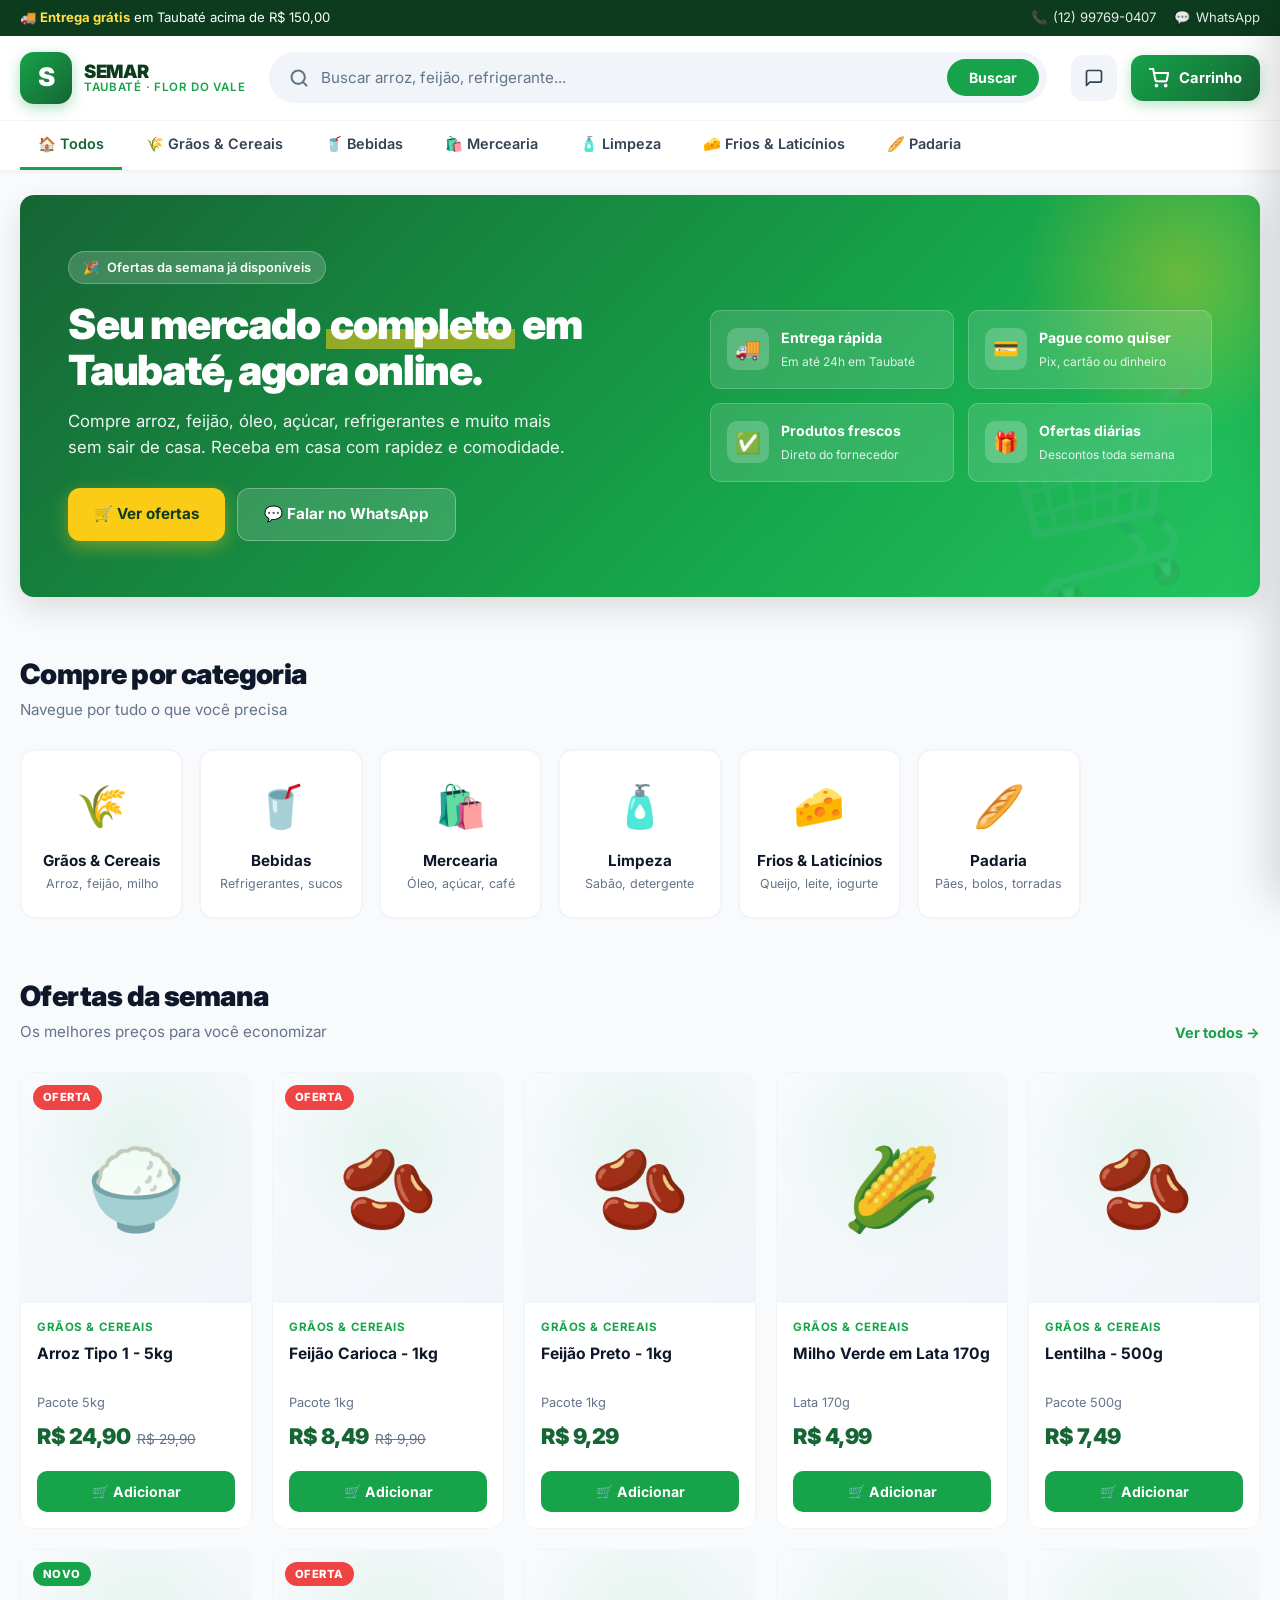
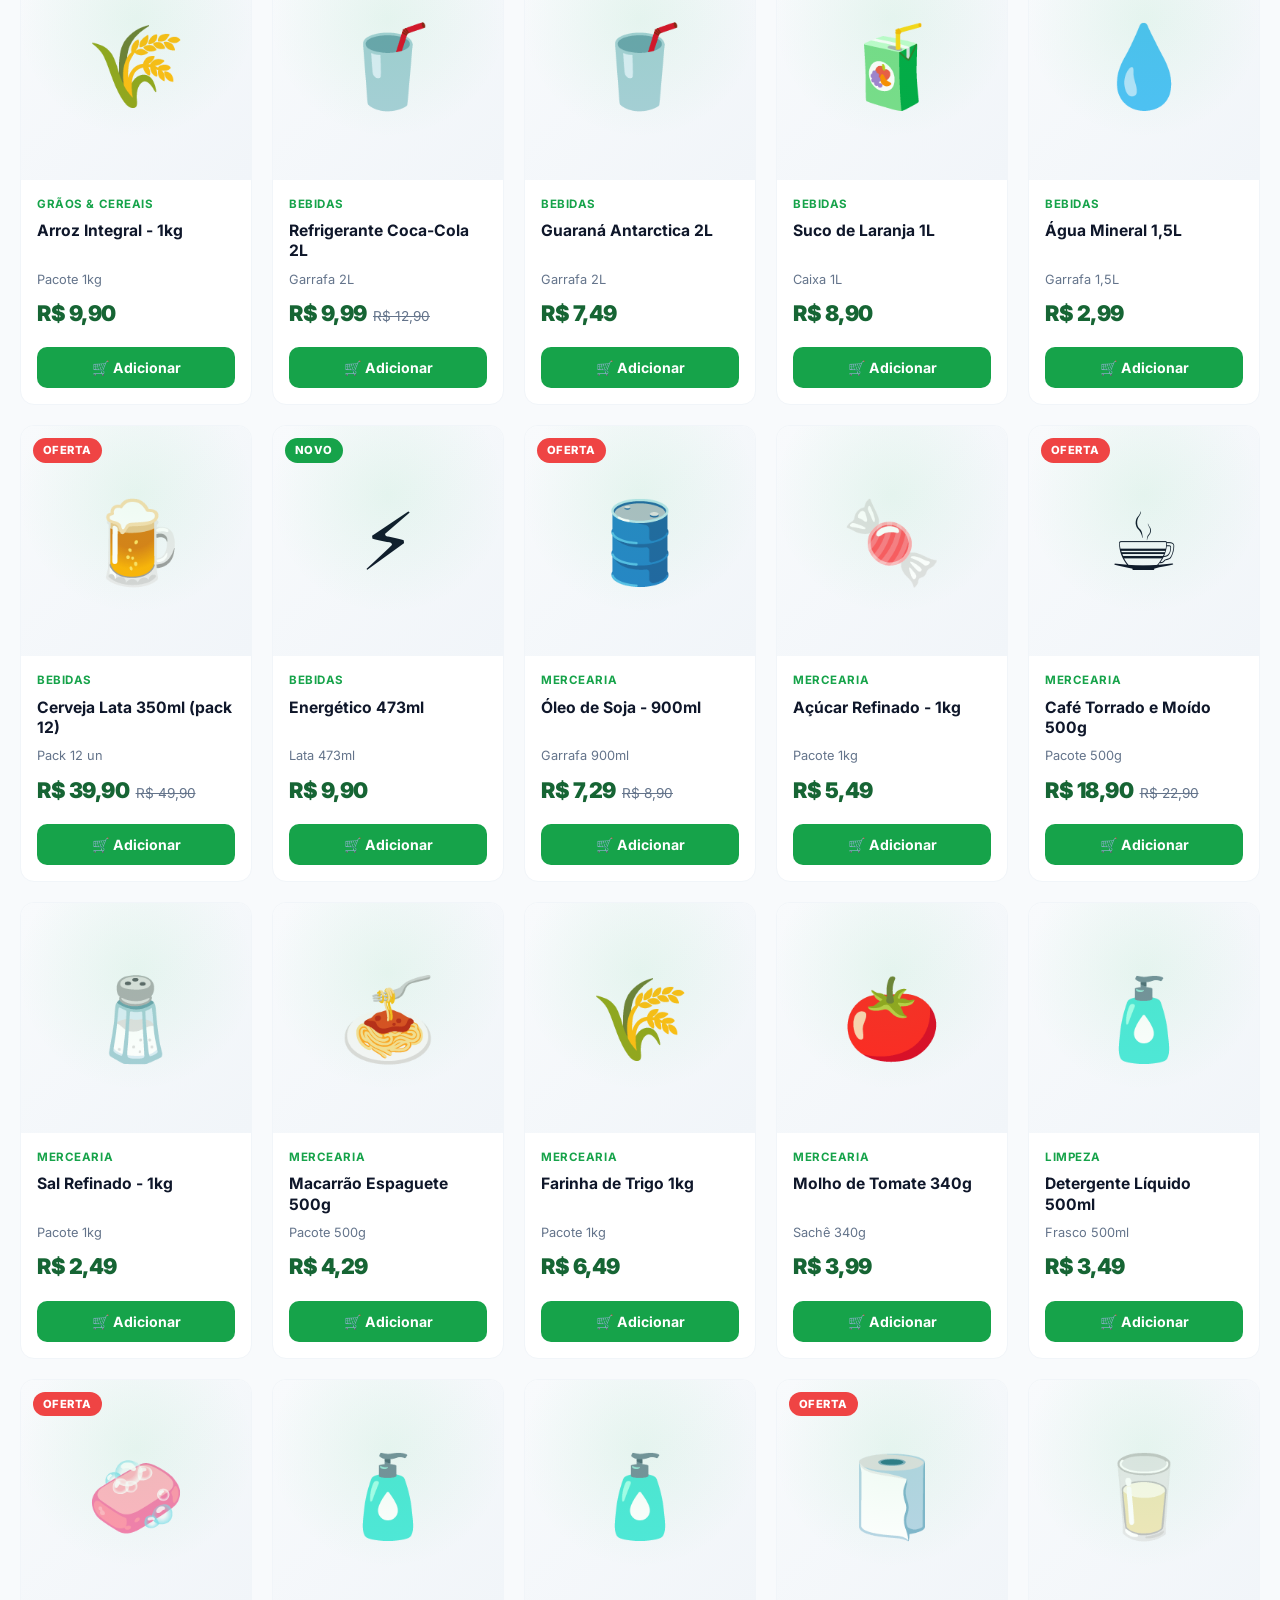
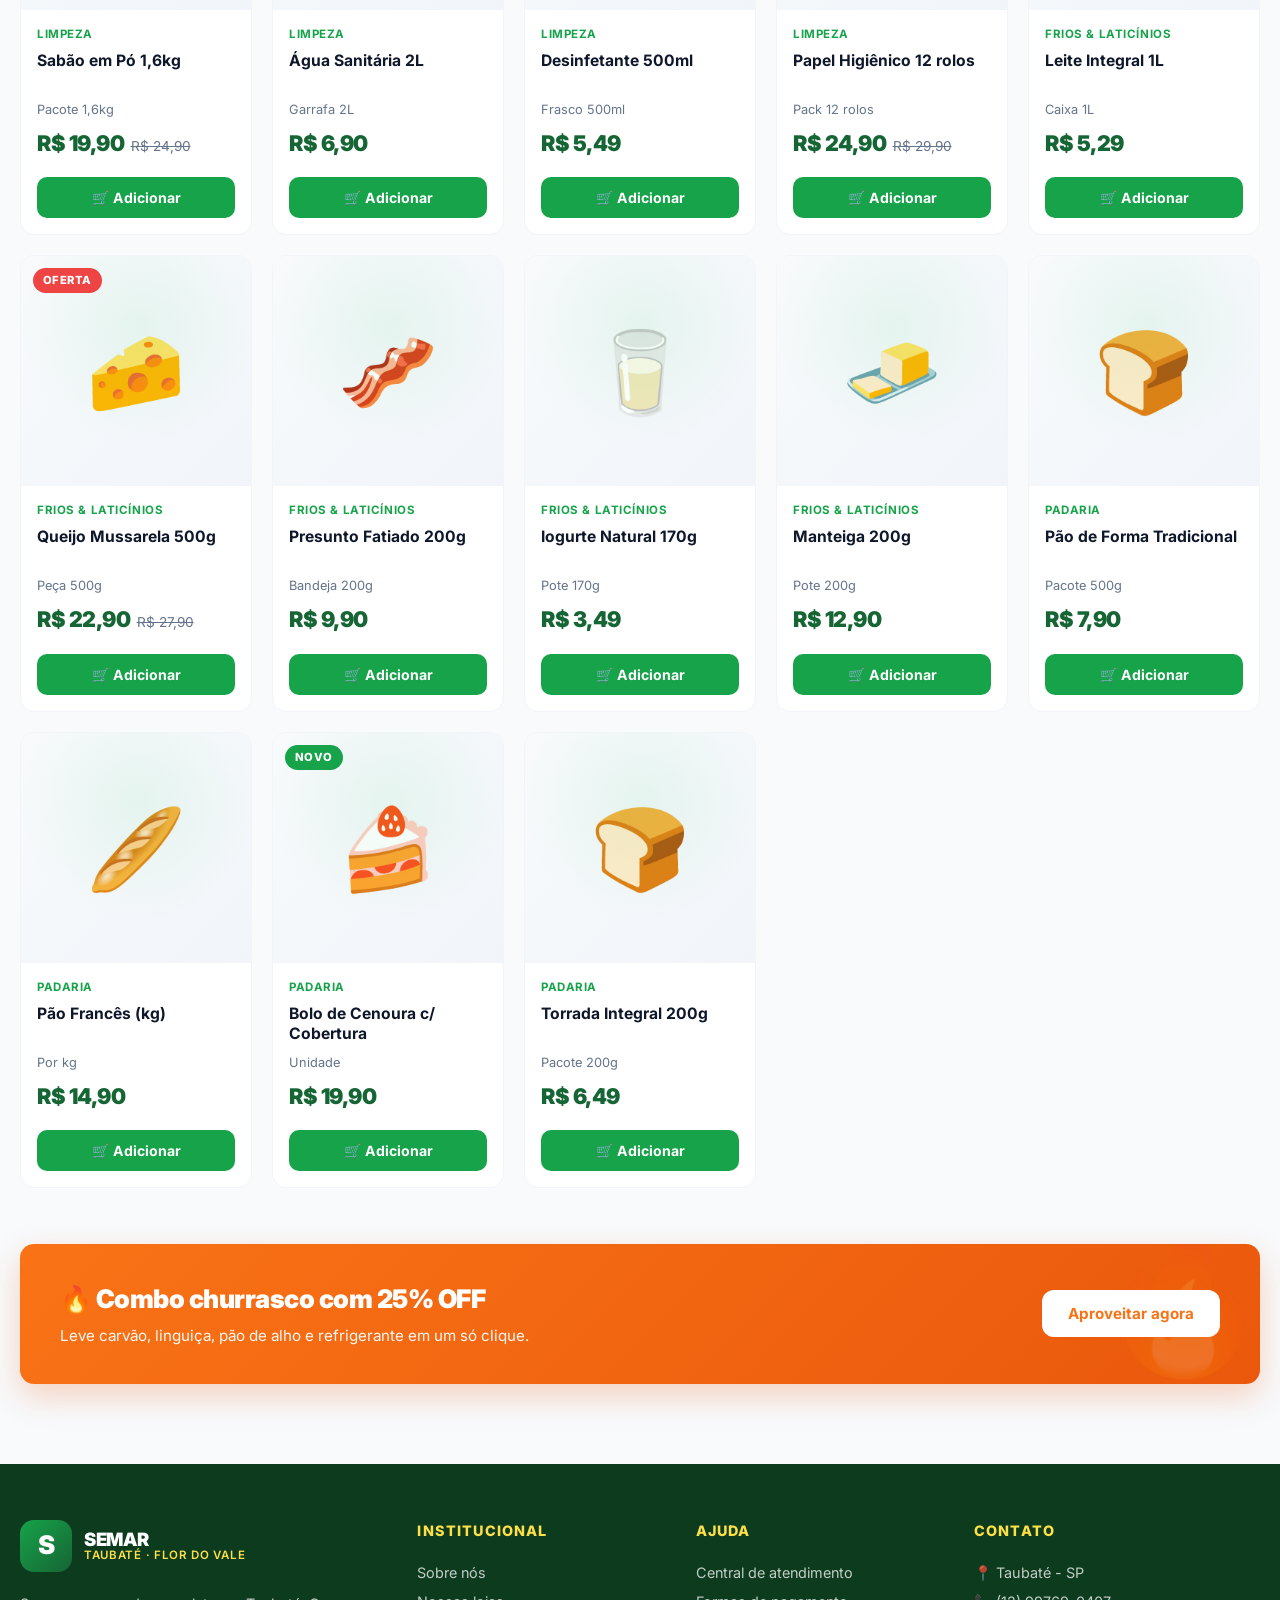
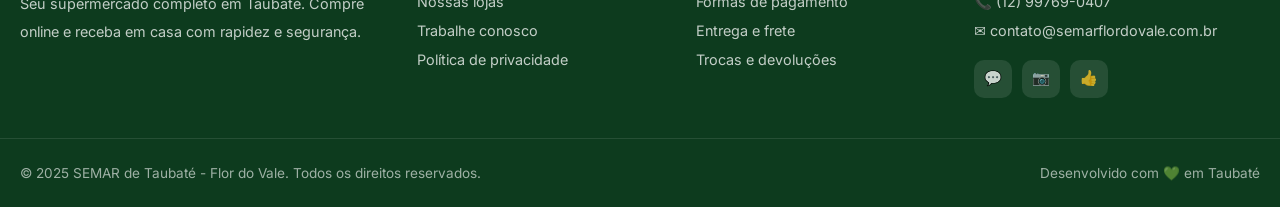
<file: index.html>
<!DOCTYPE html>
<html lang="pt-br">
<head>
<meta charset="UTF-8">
<meta name="viewport" content="width=device-width, initial-scale=1.0">
<title>SEMAR de Taubaté - Flor do Vale | Supermercado Online</title>
<meta name="description" content="Supermercado SEMAR de Taubaté - Flor do Vale. Compre online: arroz, feijão, óleo, açúcar, refrigerantes e muito mais. Entrega rápida em Taubaté.">
<link rel="preconnect" href="https://fonts.googleapis.com">
<link rel="preconnect" href="https://fonts.gstatic.com" crossorigin>
<link href="https://fonts.googleapis.com/css2?family=Inter:wght@400;500;600;700;800;900&display=swap" rel="stylesheet">
<style>
  :root{
    --green-900:#0d3b1e;
    --green-700:#166534;
    --green-600:#16a34a;
    --green-500:#22c55e;
    --green-100:#dcfce7;
    --yellow-500:#facc15;
    --yellow-400:#fde047;
    --orange-500:#f97316;
    --red-500:#ef4444;
    --gray-900:#0f172a;
    --gray-700:#334155;
    --gray-500:#64748b;
    --gray-300:#cbd5e1;
    --gray-100:#f1f5f9;
    --gray-50:#f8fafc;
    --white:#ffffff;
    --shadow-sm:0 1px 3px rgba(0,0,0,.06);
    --shadow-md:0 4px 16px rgba(0,0,0,.08);
    --shadow-lg:0 12px 32px rgba(0,0,0,.12);
    --radius:14px;
    --radius-sm:10px;
  }
  *{margin:0;padding:0;box-sizing:border-box}
  html{scroll-behavior:smooth}
  body{
    font-family:'Inter',system-ui,-apple-system,sans-serif;
    background:var(--gray-50);
    color:var(--gray-900);
    line-height:1.5;
    -webkit-font-smoothing:antialiased;
  }
  img{max-width:100%;display:block}
  a{color:inherit;text-decoration:none}
  button{font-family:inherit;cursor:pointer;border:none;background:none}
  input{font-family:inherit}

  /* ===== TOP BAR ===== */
  .topbar{
    background:var(--green-900);
    color:#fff;
    font-size:.82rem;
    padding:8px 0;
  }
  .topbar-inner{
    max-width:1280px;margin:0 auto;padding:0 20px;
    display:flex;justify-content:space-between;align-items:center;gap:12px;flex-wrap:wrap;
  }
  .topbar strong{color:var(--yellow-400)}
  .topbar-right{display:flex;gap:18px;align-items:center}
  .topbar-right a{display:flex;align-items:center;gap:6px;opacity:.9;transition:.2s}
  .topbar-right a:hover{opacity:1;color:var(--yellow-400)}

  /* ===== HEADER ===== */
  header{
    background:#fff;
    position:sticky;top:0;z-index:900;
    box-shadow:var(--shadow-sm);
    border-bottom:1px solid var(--gray-100);
  }
  .header-main{
    max-width:1280px;margin:0 auto;padding:16px 20px;
    display:grid;
    grid-template-columns:auto 1fr auto;
    gap:24px;align-items:center;
  }
  .logo{display:flex;align-items:center;gap:12px;flex-shrink:0}
  .logo-mark{
    width:52px;height:52px;border-radius:14px;
    background:linear-gradient(135deg,var(--green-600),var(--green-700));
    display:flex;align-items:center;justify-content:center;
    font-size:1.6rem;color:#fff;font-weight:900;
    box-shadow:0 4px 14px rgba(22,163,74,.35);
  }
  .logo-text{display:flex;flex-direction:column;line-height:1.1}
  .logo-text strong{font-size:1.15rem;font-weight:900;color:var(--green-900);letter-spacing:-.02em}
  .logo-text span{font-size:.72rem;color:var(--green-600);font-weight:600;letter-spacing:.06em;text-transform:uppercase}

  .search{
    position:relative;
    background:var(--gray-100);
    border-radius:999px;
    display:flex;align-items:center;
    padding:0 6px 0 18px;
    transition:.2s;
    border:2px solid transparent;
  }
  .search:focus-within{
    background:#fff;
    border-color:var(--green-500);
    box-shadow:0 0 0 4px rgba(34,197,94,.12);
  }
  .search svg{color:var(--gray-500);flex-shrink:0}
  .search input{
    flex:1;border:none;background:transparent;
    padding:14px 12px;font-size:.95rem;outline:none;color:var(--gray-900);
  }
  .search input::placeholder{color:var(--gray-500)}
  .search button{
    background:var(--green-600);color:#fff;
    border-radius:999px;padding:10px 22px;
    font-weight:700;font-size:.88rem;
    transition:.2s;
  }
  .search button:hover{background:var(--green-700)}

  .header-actions{display:flex;align-items:center;gap:14px}
  .icon-btn{
    position:relative;
    width:46px;height:46px;border-radius:12px;
    background:var(--gray-100);
    display:flex;align-items:center;justify-content:center;
    transition:.2s;color:var(--gray-700);
  }
  .icon-btn:hover{background:var(--green-100);color:var(--green-700)}
  .cart-btn{
    background:linear-gradient(135deg,var(--green-600),var(--green-700));
    color:#fff;position:relative;
    padding:0 18px;height:46px;border-radius:12px;
    display:flex;align-items:center;gap:10px;
    font-weight:700;font-size:.92rem;
    transition:.2s;
    box-shadow:0 4px 14px rgba(22,163,74,.3);
  }
  .cart-btn:hover{transform:translateY(-2px);box-shadow:0 8px 20px rgba(22,163,74,.4)}
  .cart-count{
    position:absolute;top:-6px;right:-6px;
    background:var(--orange-500);color:#fff;
    min-width:22px;height:22px;border-radius:999px;
    font-size:.72rem;font-weight:800;
    display:flex;align-items:center;justify-content:center;
    padding:0 6px;border:2px solid #fff;
    transform:scale(0);transition:.25s cubic-bezier(.34,1.56,.64,1);
  }
  .cart-count.show{transform:scale(1)}

  /* ===== NAV CATEGORIES ===== */
  .nav-cats{
    background:#fff;
    border-top:1px solid var(--gray-100);
    overflow-x:auto;
    scrollbar-width:none;
  }
  .nav-cats::-webkit-scrollbar{display:none}
  .nav-cats-inner{
    max-width:1280px;margin:0 auto;padding:0 20px;
    display:flex;gap:6px;
  }
  .cat-btn{
    padding:14px 18px;
    font-size:.9rem;font-weight:600;
    color:var(--gray-700);
    white-space:nowrap;
    border-bottom:3px solid transparent;
    display:flex;align-items:center;gap:8px;
    transition:.2s;
  }
  .cat-btn:hover{color:var(--green-600);background:var(--gray-50)}
  .cat-btn.active{color:var(--green-700);border-bottom-color:var(--green-600)}

  /* ===== HERO ===== */
  .hero{
    max-width:1280px;margin:24px auto 0;padding:0 20px;
  }
  .hero-inner{
    border-radius:var(--radius);
    background:linear-gradient(135deg,var(--green-700) 0%,var(--green-600) 60%,var(--green-500) 100%);
    color:#fff;
    padding:56px 48px;
    display:grid;
    grid-template-columns:1.2fr 1fr;
    gap:40px;align-items:center;
    position:relative;overflow:hidden;
    box-shadow:var(--shadow-lg);
  }
  .hero-inner::before{
    content:'';position:absolute;top:-80px;right:-80px;
    width:320px;height:320px;border-radius:50%;
    background:radial-gradient(circle,rgba(250,204,21,.35),transparent 70%);
  }
  .hero-inner::after{
    content:'🛒';position:absolute;bottom:-30px;right:30px;
    font-size:180px;opacity:.12;transform:rotate(-15deg);
  }
  .hero-content{position:relative;z-index:1}
  .hero-badge{
    display:inline-flex;align-items:center;gap:8px;
    background:rgba(255,255,255,.18);
    backdrop-filter:blur(10px);
    padding:6px 14px;border-radius:999px;
    font-size:.8rem;font-weight:600;
    margin-bottom:18px;
    border:1px solid rgba(255,255,255,.25);
  }
  .hero h1{
    font-size:2.6rem;font-weight:900;
    line-height:1.1;letter-spacing:-.03em;
    margin-bottom:16px;
  }
  .hero h1 .highlight{
    background:linear-gradient(180deg,transparent 60%,rgba(250,204,21,.55) 60%);
    padding:0 4px;
  }
  .hero p{font-size:1.05rem;opacity:.92;margin-bottom:28px;max-width:520px}
  .hero-cta{display:flex;gap:12px;flex-wrap:wrap}
  .btn{
    display:inline-flex;align-items:center;gap:10px;
    padding:14px 26px;border-radius:12px;
    font-weight:700;font-size:.95rem;
    transition:.2s;cursor:pointer;border:none;
  }
  .btn-primary{
    background:var(--yellow-500);color:var(--green-900);
    box-shadow:0 6px 18px rgba(250,204,21,.4);
  }
  .btn-primary:hover{transform:translateY(-2px);box-shadow:0 10px 24px rgba(250,204,21,.5);background:var(--yellow-400)}
  .btn-ghost{
    background:rgba(255,255,255,.15);color:#fff;
    border:1px solid rgba(255,255,255,.3);
    backdrop-filter:blur(10px);
  }
  .btn-ghost:hover{background:rgba(255,255,255,.25)}

  .hero-benefits{
    display:grid;grid-template-columns:1fr 1fr;gap:14px;
    position:relative;z-index:1;
  }
  .benefit{
    background:rgba(255,255,255,.13);
    backdrop-filter:blur(10px);
    border:1px solid rgba(255,255,255,.2);
    border-radius:var(--radius-sm);
    padding:16px;
    display:flex;gap:12px;align-items:center;
    transition:.2s;
  }
  .benefit:hover{background:rgba(255,255,255,.2);transform:translateY(-3px)}
  .benefit .ico{
    width:42px;height:42px;border-radius:10px;
    background:rgba(255,255,255,.2);
    display:flex;align-items:center;justify-content:center;
    font-size:1.3rem;flex-shrink:0;
  }
  .benefit strong{display:block;font-size:.88rem;font-weight:700}
  .benefit span{font-size:.75rem;opacity:.85}

  /* ===== SECTION ===== */
  .section{max-width:1280px;margin:56px auto;padding:0 20px}
  .section-head{
    display:flex;justify-content:space-between;align-items:flex-end;
    gap:20px;margin-bottom:28px;flex-wrap:wrap;
  }
  .section-head h2{
    font-size:1.75rem;font-weight:900;letter-spacing:-.02em;
    color:var(--gray-900);
  }
  .section-head p{color:var(--gray-500);font-size:.95rem;margin-top:4px}
  .see-all{
    color:var(--green-600);font-weight:700;font-size:.9rem;
    display:flex;align-items:center;gap:6px;
    transition:.2s;
  }
  .see-all:hover{gap:10px}

  /* ===== CATEGORY CARDS ===== */
  .cat-grid{
    display:grid;
    grid-template-columns:repeat(auto-fill,minmax(160px,1fr));
    gap:16px;
  }
  .cat-card{
    background:#fff;border-radius:var(--radius);
    padding:24px 16px;text-align:center;
    border:2px solid var(--gray-100);
    transition:.25s;cursor:pointer;
  }
  .cat-card:hover{
    border-color:var(--green-500);
    transform:translateY(-4px);
    box-shadow:var(--shadow-md);
  }
  .cat-card .emoji{
    font-size:2.6rem;margin-bottom:10px;
    display:block;
  }
  .cat-card strong{font-size:.95rem;font-weight:700;color:var(--gray-900)}
  .cat-card small{display:block;color:var(--gray-500);font-size:.78rem;margin-top:2px}

  /* ===== PRODUCT GRID ===== */
  .product-grid{
    display:grid;
    grid-template-columns:repeat(auto-fill,minmax(230px,1fr));
    gap:20px;
  }
  .product{
    background:#fff;border-radius:var(--radius);
    overflow:hidden;
    border:1px solid var(--gray-100);
    transition:.25s;
    display:flex;flex-direction:column;
    position:relative;
  }
  .product:hover{
    transform:translateY(-4px);
    box-shadow:var(--shadow-lg);
    border-color:var(--green-100);
  }
  .product-media{
    aspect-ratio:1/1;
    background:linear-gradient(135deg,var(--gray-50),var(--gray-100));
    display:flex;align-items:center;justify-content:center;
    font-size:5rem;
    position:relative;overflow:hidden;
  }
  .product-media::before{
    content:'';position:absolute;inset:0;
    background:radial-gradient(circle at 50% 30%,rgba(34,197,94,.08),transparent 60%);
  }
  .product-tag{
    position:absolute;top:12px;left:12px;
    background:var(--orange-500);color:#fff;
    padding:4px 10px;border-radius:999px;
    font-size:.7rem;font-weight:800;
    text-transform:uppercase;letter-spacing:.04em;
    z-index:2;
  }
  .product-tag.promo{background:var(--red-500)}
  .product-tag.new{background:var(--green-600)}
  .product-info{padding:16px;display:flex;flex-direction:column;flex:1;gap:8px}
  .product-cat{
    font-size:.72rem;font-weight:700;color:var(--green-600);
    text-transform:uppercase;letter-spacing:.05em;
  }
  .product-name{
    font-size:.98rem;font-weight:700;
    color:var(--gray-900);line-height:1.3;
    min-height:2.6em;
  }
  .product-unit{font-size:.8rem;color:var(--gray-500)}
  .product-price-row{
    display:flex;align-items:baseline;gap:6px;margin-top:auto;
  }
  .product-price{
    font-size:1.35rem;font-weight:900;
    color:var(--green-700);letter-spacing:-.02em;
  }
  .product-old{
    font-size:.85rem;color:var(--gray-500);
    text-decoration:line-through;
  }
  .product-actions{
    display:flex;gap:8px;margin-top:10px;
  }
  .add-btn{
    flex:1;
    background:var(--green-600);color:#fff;
    padding:12px;border-radius:10px;
    font-weight:700;font-size:.88rem;
    display:flex;align-items:center;justify-content:center;gap:8px;
    transition:.2s;
  }
  .add-btn:hover{background:var(--green-700)}
  .add-btn:active{transform:scale(.97)}
  .add-btn.added{background:var(--green-900)}

  /* ===== BANNER STRIP ===== */
  .promo-strip{
    max-width:1280px;margin:56px auto;padding:0 20px;
  }
  .promo-strip-inner{
    background:linear-gradient(135deg,#f97316,#ea580c);
    border-radius:var(--radius);
    padding:36px 40px;
    color:#fff;
    display:flex;justify-content:space-between;align-items:center;
    gap:24px;flex-wrap:wrap;
    box-shadow:0 12px 32px rgba(234,88,12,.25);
    position:relative;overflow:hidden;
  }
  .promo-strip-inner::after{
    content:'🔥';position:absolute;right:-10px;bottom:-20px;
    font-size:140px;opacity:.15;
  }
  .promo-strip h3{font-size:1.6rem;font-weight:900;margin-bottom:6px;letter-spacing:-.02em}
  .promo-strip p{opacity:.95;font-size:.95rem}
  .promo-strip .btn{background:#fff;color:var(--orange-500);position:relative;z-index:1}
  .promo-strip .btn:hover{transform:translateY(-2px);box-shadow:0 10px 24px rgba(0,0,0,.15)}

  /* ===== FOOTER ===== */
  footer{
    background:var(--green-900);color:#fff;
    margin-top:80px;
    padding:56px 0 0;
  }
  .footer-inner{
    max-width:1280px;margin:0 auto;padding:0 20px;
    display:grid;grid-template-columns:1.5fr 1fr 1fr 1.2fr;gap:40px;
  }
  .footer-col h4{
    font-size:.9rem;font-weight:800;text-transform:uppercase;
    letter-spacing:.08em;margin-bottom:18px;color:var(--yellow-400);
  }
  .footer-col p,.footer-col a{
    color:rgba(255,255,255,.75);
    font-size:.9rem;line-height:2;
    display:block;transition:.2s;
  }
  .footer-col a:hover{color:var(--yellow-400)}
  .footer-logo{
    display:flex;align-items:center;gap:12px;margin-bottom:18px;
  }
  .footer-logo .logo-mark{box-shadow:none}
  .footer-logo strong{color:#fff}
  .footer-logo span{color:var(--yellow-400)}
  .footer-bottom{
    max-width:1280px;margin:40px auto 0;padding:24px 20px;
    border-top:1px solid rgba(255,255,255,.1);
    display:flex;justify-content:space-between;align-items:center;
    gap:16px;flex-wrap:wrap;
    font-size:.85rem;color:rgba(255,255,255,.6);
  }
  .social{display:flex;gap:10px}
  .social a{
    width:38px;height:38px;border-radius:10px;
    background:rgba(255,255,255,.1);
    display:flex;align-items:center;justify-content:center;
    transition:.2s;
  }
  .social a:hover{background:var(--green-600);transform:translateY(-2px)}

  /* ===== CART DRAWER ===== */
  .overlay{
    position:fixed;inset:0;background:rgba(15,23,42,.5);
    backdrop-filter:blur(4px);
    opacity:0;pointer-events:none;transition:.3s;z-index:1000;
  }
  .overlay.show{opacity:1;pointer-events:auto}
  .cart-drawer{
    position:fixed;top:0;right:0;bottom:0;
    width:min(440px,100vw);
    background:#fff;z-index:1001;
    transform:translateX(100%);
    transition:transform .35s cubic-bezier(.4,0,.2,1);
    display:flex;flex-direction:column;
    box-shadow:-10px 0 40px rgba(0,0,0,.15);
  }
  .cart-drawer.open{transform:translateX(0)}
  .cart-head{
    padding:20px 24px;border-bottom:1px solid var(--gray-100);
    display:flex;justify-content:space-between;align-items:center;
  }
  .cart-head h3{font-size:1.15rem;font-weight:800}
  .cart-head .close{
    width:38px;height:38px;border-radius:10px;
    background:var(--gray-100);
    display:flex;align-items:center;justify-content:center;
    transition:.2s;font-size:1.2rem;
  }
  .cart-head .close:hover{background:var(--red-500);color:#fff}
  .cart-items{flex:1;overflow-y:auto;padding:16px 24px}
  .cart-empty{
    text-align:center;padding:60px 20px;color:var(--gray-500);
  }
  .cart-empty .emoji{font-size:4rem;margin-bottom:16px;opacity:.4}
  .cart-item{
    display:flex;gap:14px;padding:14px 0;
    border-bottom:1px solid var(--gray-100);
    animation:fadeIn .3s;
  }
  @keyframes fadeIn{from{opacity:0;transform:translateY(6px)}to{opacity:1;transform:translateY(0)}}
  .cart-item-media{
    width:64px;height:64px;border-radius:10px;
    background:var(--gray-100);
    display:flex;align-items:center;justify-content:center;
    font-size:2rem;flex-shrink:0;
  }
  .cart-item-info{flex:1;min-width:0}
  .cart-item-info strong{
    display:block;font-size:.9rem;font-weight:700;
    margin-bottom:2px;white-space:nowrap;overflow:hidden;text-overflow:ellipsis;
  }
  .cart-item-info small{color:var(--gray-500);font-size:.78rem}
  .cart-item-price{color:var(--green-700);font-weight:800;font-size:.95rem;margin-top:4px}
  .qty-ctrl{
    display:flex;align-items:center;gap:0;
    background:var(--gray-100);border-radius:8px;overflow:hidden;
    margin-top:6px;
  }
  .qty-ctrl button{
    width:28px;height:28px;
    display:flex;align-items:center;justify-content:center;
    font-weight:800;color:var(--gray-700);
    transition:.15s;
  }
  .qty-ctrl button:hover{background:var(--green-600);color:#fff}
  .qty-ctrl span{
    min-width:32px;text-align:center;font-weight:700;font-size:.88rem;
  }
  .cart-item .remove{
    align-self:flex-start;color:var(--gray-500);
    font-size:1.2rem;padding:4px;
    transition:.2s;
  }
  .cart-item .remove:hover{color:var(--red-500)}
  .cart-foot{
    padding:20px 24px;border-top:1px solid var(--gray-100);
    background:var(--gray-50);
  }
  .cart-total{
    display:flex;justify-content:space-between;align-items:baseline;
    margin-bottom:16px;
  }
  .cart-total span{font-size:.9rem;color:var(--gray-500);font-weight:600}
  .cart-total strong{font-size:1.5rem;font-weight:900;color:var(--green-700);letter-spacing:-.02em}
  .checkout-btn{
    width:100%;background:linear-gradient(135deg,var(--green-600),var(--green-700));
    color:#fff;padding:16px;border-radius:12px;
    font-weight:800;font-size:1rem;
    display:flex;align-items:center;justify-content:center;gap:10px;
    transition:.2s;
    box-shadow:0 6px 18px rgba(22,163,74,.35);
  }
  .checkout-btn:hover{transform:translateY(-2px);box-shadow:0 10px 24px rgba(22,163,74,.45)}
  .checkout-btn:disabled{opacity:.5;cursor:not-allowed;transform:none;box-shadow:none}

  /* ===== TOAST ===== */
  .toast-wrap{
    position:fixed;bottom:24px;left:50%;transform:translateX(-50%);
    z-index:2000;display:flex;flex-direction:column;gap:10px;
    pointer-events:none;
  }
  .toast{
    background:var(--gray-900);color:#fff;
    padding:14px 22px;border-radius:12px;
    font-size:.9rem;font-weight:600;
    display:flex;align-items:center;gap:10px;
    box-shadow:var(--shadow-lg);
    animation:slideUp .3s cubic-bezier(.34,1.56,.64,1);
    pointer-events:auto;
    border-left:4px solid var(--green-500);
  }
  .toast.error{border-left-color:var(--red-500)}
  @keyframes slideUp{from{opacity:0;transform:translateY(20px)}to{opacity:1;transform:translateY(0)}}

  /* ===== RESPONSIVE ===== */
  @media (max-width:1024px){
    .hero-inner{grid-template-columns:1fr;padding:40px 28px}
    .hero h1{font-size:2.1rem}
    .footer-inner{grid-template-columns:1fr 1fr;gap:32px}
  }
  @media (max-width:768px){
    .header-main{
      grid-template-columns:1fr auto;
      gap:12px;
    }
    .search{grid-column:1/-1;order:3;margin-top:4px}
    .cart-btn span.label{display:none}
    .cart-btn{padding:0 14px}
    .hero h1{font-size:1.7rem}
    .hero-benefits{grid-template-columns:1fr}
    .topbar-right span.hide-mobile{display:none}
    .section{margin:40px auto}
    .section-head h2{font-size:1.4rem}
    .product-grid{grid-template-columns:repeat(auto-fill,minmax(160px,1fr));gap:14px}
    .product-media{font-size:3.5rem}
    .product-name{font-size:.88rem}
    .product-price{font-size:1.15rem}
    .footer-inner{grid-template-columns:1fr;gap:28px}
    .promo-strip-inner{padding:28px 24px}
    .promo-strip h3{font-size:1.3rem}
  }
  @media (max-width:420px){
    .logo-text strong{font-size:1rem}
    .cat-grid{grid-template-columns:repeat(2,1fr)}
  }
</style>
</head>
<body>

<!-- ============ TOP BAR ============ -->
<div class="topbar">
  <div class="topbar-inner">
    <div>🚚 <strong>Entrega grátis</strong> em Taubaté acima de R$ 150,00</div>
    <div class="topbar-right">
      <a href="tel:+5512997690407">📞 <span class="hide-mobile">(12) 99769-0407</span></a>
      <a href="https://wa.me/5512997690407" target="_blank">💬 <span class="hide-mobile">WhatsApp</span></a>
    </div>
  </div>
</div>

<!-- ============ HEADER ============ -->
<header>
  <div class="header-main">
    <a href="#" class="logo">
      <div class="logo-mark">S</div>
      <div class="logo-text">
        <strong>SEMAR</strong>
        <span>Taubaté · Flor do Vale</span>
      </div>
    </a>

    <div class="search">
      <svg width="20" height="20" viewBox="0 0 24 24" fill="none" stroke="currentColor" stroke-width="2.5" stroke-linecap="round"><circle cx="11" cy="11" r="8"/><path d="m21 21-4.35-4.35"/></svg>
      <input type="text" id="searchInput" placeholder="Buscar arroz, feijão, refrigerante...">
      <button type="button">Buscar</button>
    </div>

    <div class="header-actions">
      <a href="https://wa.me/5512997690407" target="_blank" class="icon-btn" title="Fale conosco">
        <svg width="20" height="20" viewBox="0 0 24 24" fill="none" stroke="currentColor" stroke-width="2" stroke-linecap="round" stroke-linejoin="round"><path d="M21 15a2 2 0 0 1-2 2H7l-4 4V5a2 2 0 0 1 2-2h14a2 2 0 0 1 2 2z"/></svg>
      </a>
      <button class="cart-btn" id="openCart">
        <svg width="20" height="20" viewBox="0 0 24 24" fill="none" stroke="currentColor" stroke-width="2.5" stroke-linecap="round" stroke-linejoin="round"><circle cx="9" cy="21" r="1"/><circle cx="20" cy="21" r="1"/><path d="M1 1h4l2.68 13.39a2 2 0 0 0 2 1.61h9.72a2 2 0 0 0 2-1.61L23 6H6"/></svg>
        <span class="label">Carrinho</span>
        <span class="cart-count" id="cartCount">0</span>
      </button>
    </div>
  </div>

  <nav class="nav-cats">
    <div class="nav-cats-inner" id="catNav">
      <button class="cat-btn active" data-cat="todos">🏠 Todos</button>
      <button class="cat-btn" data-cat="graos">🌾 Grãos & Cereais</button>
      <button class="cat-btn" data-cat="bebidas">🥤 Bebidas</button>
      <button class="cat-btn" data-cat="mercearia">🛍️ Mercearia</button>
      <button class="cat-btn" data-cat="limpeza">🧴 Limpeza</button>
      <button class="cat-btn" data-cat="frios">🧀 Frios & Laticínios</button>
      <button class="cat-btn" data-cat="padaria">🥖 Padaria</button>
    </div>
  </nav>
</header>

<!-- ============ HERO ============ -->
<section class="hero">
  <div class="hero-inner">
    <div class="hero-content">
      <div class="hero-badge">🎉 <span>Ofertas da semana já disponíveis</span></div>
      <h1>Seu mercado <span class="highlight">completo</span> em Taubaté, agora online.</h1>
      <p>Compre arroz, feijão, óleo, açúcar, refrigerantes e muito mais sem sair de casa. Receba em casa com rapidez e comodidade.</p>
      <div class="hero-cta">
        <a href="#produtos" class="btn btn-primary">
          🛒 Ver ofertas
        </a>
        <!-- ✅ NÚMERO CORRIGIDO -->
        <a href="https://wa.me/5512997690407" target="_blank" class="btn btn-ghost">
          💬 Falar no WhatsApp
        </a>
      </div>
    </div>
    <div class="hero-benefits">
      <div class="benefit">
        <div class="ico">🚚</div>
        <div><strong>Entrega rápida</strong><span>Em até 24h em Taubaté</span></div>
      </div>
      <div class="benefit">
        <div class="ico">💳</div>
        <div><strong>Pague como quiser</strong><span>Pix, cartão ou dinheiro</span></div>
      </div>
      <div class="benefit">
        <div class="ico">✅</div>
        <div><strong>Produtos frescos</strong><span>Direto do fornecedor</span></div>
      </div>
      <div class="benefit">
        <div class="ico">🎁</div>
        <div><strong>Ofertas diárias</strong><span>Descontos toda semana</span></div>
      </div>
    </div>
  </div>
</section>

<!-- ============ CATEGORIAS ============ -->
<section class="section">
  <div class="section-head">
    <div>
      <h2>Compre por categoria</h2>
      <p>Navegue por tudo o que você precisa</p>
    </div>
  </div>
  <div class="cat-grid" id="catGrid"></div>
</section>

<!-- ============ PRODUTOS ============ -->
<section class="section" id="produtos">
  <div class="section-head">
    <div>
      <h2 id="productsTitle">Ofertas da semana</h2>
      <p id="productsSub">Os melhores preços para você economizar</p>
    </div>
    <a href="#" class="see-all">Ver todos →</a>
  </div>
  <div class="product-grid" id="productGrid"></div>
</section>

<!-- ============ PROMO STRIP ============ -->
<section class="promo-strip">
  <div class="promo-strip-inner">
    <div>
      <h3>🔥 Combo churrasco com 25% OFF</h3>
      <p>Leve carvão, linguiça, pão de alho e refrigerante em um só clique.</p>
    </div>
    <button class="btn" onclick="scrollToProducts()">Aproveitar agora</button>
  </div>
</section>

<!-- ============ FOOTER ============ -->
<footer>
  <div class="footer-inner">
    <div class="footer-col">
      <div class="footer-logo">
        <div class="logo-mark">S</div>
        <div class="logo-text">
          <strong>SEMAR</strong>
          <span>Taubaté · Flor do Vale</span>
        </div>
      </div>
      <p>Seu supermercado completo em Taubaté. Compre online e receba em casa com rapidez e segurança.</p>
    </div>
    <div class="footer-col">
      <h4>Institucional</h4>
      <a href="#">Sobre nós</a>
      <a href="#">Nossas lojas</a>
      <a href="#">Trabalhe conosco</a>
      <a href="#">Política de privacidade</a>
    </div>
    <div class="footer-col">
      <h4>Ajuda</h4>
      <a href="#">Central de atendimento</a>
      <a href="#">Formas de pagamento</a>
      <a href="#">Entrega e frete</a>
      <a href="#">Trocas e devoluções</a>
    </div>
    <div class="footer-col">
      <h4>Contato</h4>
      <p>📍 Taubaté - SP</p>
      <!-- ✅ TELEFONE CORRIGIDO -->
      <p>📞 (12) 99769-0407</p>
      <p>✉️ contato@semarflordovale.com.br</p>
      <div class="social" style="margin-top:14px">
        <!-- ✅ WHATSAPP DO RODAPÉ CORRIGIDO -->
        <a href="https://wa.me/5512997690407" target="_blank" title="WhatsApp">💬</a>
        <a href="#" title="Instagram">📷</a>
        <a href="#" title="Facebook">👍</a>
      </div>
    </div>
  </div>
  <div class="footer-bottom">
    <span>© 2025 SEMAR de Taubaté - Flor do Vale. Todos os direitos reservados.</span>
    <span>Desenvolvido com 💚 em Taubaté</span>
  </div>
</footer>

<!-- ============ CART DRAWER ============ -->
<div class="overlay" id="overlay"></div>
<aside class="cart-drawer" id="cartDrawer">
  <div class="cart-head">
    <h3>🛒 Seu carrinho</h3>
    <button class="close" id="closeCart">✕</button>
  </div>
  <div class="cart-items" id="cartItems"></div>
  <div class="cart-foot">
    <div class="cart-total">
      <span>Total</span>
      <strong id="cartTotal">R$ 0,00</strong>
    </div>
    <button class="checkout-btn" id="checkoutBtn">
      <svg width="20" height="20" viewBox="0 0 24 24" fill="none" stroke="currentColor" stroke-width="2.5" stroke-linecap="round" stroke-linejoin="round"><path d="M21 15a2 2 0 0 1-2 2H7l-4 4V5a2 2 0 0 1 2-2h14a2 2 0 0 1 2 2z"/></svg>
      Finalizar pelo WhatsApp
    </button>
  </div>
</aside>

<!-- ============ TOAST ============ -->
<div class="toast-wrap" id="toastWrap"></div>

<script>
/* =========================================================
   🔴 CONFIGURAÇÃO CENTRAL — ALTERE AQUI SE PRECISAR
   Número do WhatsApp que RECEBE os pedidos (com DDI + DDD)
   ========================================================= */
const WHATSAPP_NUMBER = '5512997690407'; // (12) 99769-0407 ✅

/* =========================================================
   DADOS - Produtos e categorias
   ========================================================= */
const CATEGORIES = [
  { id:'graos',    name:'Grãos & Cereais', emoji:'🌾', desc:'Arroz, feijão, milho' },
  { id:'bebidas',  name:'Bebidas',         emoji:'🥤', desc:'Refrigerantes, sucos' },
  { id:'mercearia',name:'Mercearia',       emoji:'🛍️', desc:'Óleo, açúcar, café' },
  { id:'limpeza',  name:'Limpeza',         emoji:'🧴', desc:'Sabão, detergente' },
  { id:'frios',    name:'Frios & Laticínios', emoji:'🧀', desc:'Queijo, leite, iogurte' },
  { id:'padaria',  name:'Padaria',         emoji:'🥖', desc:'Pães, bolos, torradas' }
];

const PRODUCTS = [
  { id:1,  cat:'graos',    name:'Arroz Tipo 1 - 5kg',        emoji:'🍚', price:24.90, old:29.90, unit:'Pacote 5kg',      tag:'promo' },
  { id:2,  cat:'graos',    name:'Feijão Carioca - 1kg',      emoji:'🫘', price:8.49,  old:9.90,  unit:'Pacote 1kg',      tag:'promo' },
  { id:3,  cat:'graos',    name:'Feijão Preto - 1kg',        emoji:'🫘', price:9.29,  old:null,  unit:'Pacote 1kg',      tag:null },
  { id:4,  cat:'graos',    name:'Milho Verde em Lata 170g',  emoji:'🌽', price:4.99,  old:null,  unit:'Lata 170g',       tag:null },
  { id:5,  cat:'graos',    name:'Lentilha - 500g',           emoji:'🫘', price:7.49,  old:null,  unit:'Pacote 500g',     tag:null },
  { id:6,  cat:'graos',    name:'Arroz Integral - 1kg',      emoji:'🌾', price:9.90,  old:null,  unit:'Pacote 1kg',      tag:'new' },

  { id:7,  cat:'bebidas',  name:'Refrigerante Coca-Cola 2L', emoji:'🥤', price:9.99,  old:12.90, unit:'Garrafa 2L',      tag:'promo' },
  { id:8,  cat:'bebidas',  name:'Guaraná Antarctica 2L',     emoji:'🥤', price:7.49,  old:null,  unit:'Garrafa 2L',      tag:null },
  { id:9,  cat:'bebidas',  name:'Suco de Laranja 1L',        emoji:'🧃', price:8.90,  old:null,  unit:'Caixa 1L',        tag:null },
  { id:10, cat:'bebidas',  name:'Água Mineral 1,5L',         emoji:'💧', price:2.99,  old:null,  unit:'Garrafa 1,5L',    tag:null },
  { id:11, cat:'bebidas',  name:'Cerveja Lata 350ml (pack 12)', emoji:'🍺', price:39.90, old:49.90, unit:'Pack 12 un',   tag:'promo' },
  { id:12, cat:'bebidas',  name:'Energético 473ml',          emoji:'⚡', price:9.90,  old:null,  unit:'Lata 473ml',      tag:'new' },

  { id:13, cat:'mercearia',name:'Óleo de Soja - 900ml',      emoji:'🛢️', price:7.29,  old:8.90,  unit:'Garrafa 900ml',   tag:'promo' },
  { id:14, cat:'mercearia',name:'Açúcar Refinado - 1kg',     emoji:'🍬', price:5.49,  old:null,  unit:'Pacote 1kg',      tag:null },
  { id:15, cat:'mercearia',name:'Café Torrado e Moído 500g', emoji:'☕', price:18.90, old:22.90, unit:'Pacote 500g',     tag:'promo' },
  { id:16, cat:'mercearia',name:'Sal Refinado - 1kg',        emoji:'🧂', price:2.49,  old:null,  unit:'Pacote 1kg',      tag:null },
  { id:17, cat:'mercearia',name:'Macarrão Espaguete 500g',   emoji:'🍝', price:4.29,  old:null,  unit:'Pacote 500g',     tag:null },
  { id:18, cat:'mercearia',name:'Farinha de Trigo 1kg',      emoji:'🌾', price:6.49,  old:null,  unit:'Pacote 1kg',      tag:null },
  { id:19, cat:'mercearia',name:'Molho de Tomate 340g',      emoji:'🍅', price:3.99,  old:null,  unit:'Sachê 340g',      tag:null },

  { id:20, cat:'limpeza',  name:'Detergente Líquido 500ml',  emoji:'🧴', price:3.49,  old:null,  unit:'Frasco 500ml',    tag:null },
  { id:21, cat:'limpeza',  name:'Sabão em Pó 1,6kg',         emoji:'🧼', price:19.90, old:24.90, unit:'Pacote 1,6kg',    tag:'promo' },
  { id:22, cat:'limpeza',  name:'Água Sanitária 2L',         emoji:'🧴', price:6.90,  old:null,  unit:'Garrafa 2L',      tag:null },
  { id:23, cat:'limpeza',  name:'Desinfetante 500ml',        emoji:'🧴', price:5.49,  old:null,  unit:'Frasco 500ml',    tag:null },
  { id:24, cat:'limpeza',  name:'Papel Higiênico 12 rolos',  emoji:'🧻', price:24.90, old:29.90, unit:'Pack 12 rolos',   tag:'promo' },

  { id:25, cat:'frios',    name:'Leite Integral 1L',         emoji:'🥛', price:5.29,  old:null,  unit:'Caixa 1L',        tag:null },
  { id:26, cat:'frios',    name:'Queijo Mussarela 500g',     emoji:'🧀', price:22.90, old:27.90, unit:'Peça 500g',       tag:'promo' },
  { id:27, cat:'frios',    name:'Presunto Fatiado 200g',     emoji:'🥓', price:9.90,  old:null,  unit:'Bandeja 200g',    tag:null },
  { id:28, cat:'frios',    name:'Iogurte Natural 170g',      emoji:'🥛', price:3.49,  old:null,  unit:'Pote 170g',       tag:null },
  { id:29, cat:'frios',    name:'Manteiga 200g',             emoji:'🧈', price:12.90, old:null,  unit:'Pote 200g',       tag:null },

  { id:30, cat:'padaria',  name:'Pão de Forma Tradicional',  emoji:'🍞', price:7.90,  old:null,  unit:'Pacote 500g',     tag:null },
  { id:31, cat:'padaria',  name:'Pão Francês (kg)',          emoji:'🥖', price:14.90, old:null,  unit:'Por kg',          tag:null },
  { id:32, cat:'padaria',  name:'Bolo de Cenoura c/ Cobertura', emoji:'🍰', price:19.90, old:null, unit:'Unidade',       tag:'new' },
  { id:33, cat:'padaria',  name:'Torrada Integral 200g',     emoji:'🍞', price:6.49,  old:null,  unit:'Pacote 200g',     tag:null }
];

/* =========================================================
   ESTADO E PERSISTÊNCIA
   ========================================================= */
const STORAGE_KEY = 'semar_cart_v1';
let cart = JSON.parse(localStorage.getItem(STORAGE_KEY) || '[]');
let currentCategory = 'todos';
let currentSearch = '';

const $ = (sel) => document.querySelector(sel);
const $$ = (sel) => document.querySelectorAll(sel);

const fmt = (v) => v.toLocaleString('pt-BR', { style:'currency', currency:'BRL' });

/* =========================================================
   RENDER CATEGORIAS
   ========================================================= */
function renderCategories(){
  const grid = $('#catGrid');
  grid.innerHTML = CATEGORIES.map(c => `
    <div class="cat-card" onclick="filterCategory('${c.id}')">
      <span class="emoji">${c.emoji}</span>
      <strong>${c.name}</strong>
      <small>${c.desc}</small>
    </div>
  `).join('');
}

/* =========================================================
   RENDER PRODUTOS
   ========================================================= */
function renderProducts(){
  const grid = $('#productGrid');
  let list = PRODUCTS;

  if (currentCategory !== 'todos') {
    list = list.filter(p => p.cat === currentCategory);
  }
  if (currentSearch.trim()) {
    const q = currentSearch.toLowerCase();
    list = list.filter(p => p.name.toLowerCase().includes(q));
  }

  if (list.length === 0) {
    grid.innerHTML = `<div style="grid-column:1/-1;text-align:center;padding:60px 20px;color:var(--gray-500)">
      <div style="font-size:3rem;opacity:.4">🔍</div>
      <p style="margin-top:12px;font-weight:600">Nenhum produto encontrado</p>
    </div>`;
    return;
  }

  grid.innerHTML = list.map(p => {
    const inCart = cart.find(i => i.id === p.id);
    const tagHTML = p.tag === 'promo' ? '<span class="product-tag promo">Oferta</span>'
                  : p.tag === 'new'   ? '<span class="product-tag new">Novo</span>'
                  : '';
    return `
    <article class="product">
      ${tagHTML}
      <div class="product-media">${p.emoji}</div>
      <div class="product-info">
        <span class="product-cat">${catName(p.cat)}</span>
        <h3 class="product-name">${p.name}</h3>
        <span class="product-unit">${p.unit}</span>
        <div class="product-price-row">
          <span class="product-price">${fmt(p.price)}</span>
          ${p.old ? `<span class="product-old">${fmt(p.old)}</span>` : ''}
        </div>
        <div class="product-actions">
          <button class="add-btn ${inCart ? 'added' : ''}" onclick="addToCart(${p.id}, this)">
            ${inCart ? '✓ No carrinho' : '🛒 Adicionar'}
          </button>
        </div>
      </div>
    </article>`;
  }).join('');
}

function catName(id){
  const c = CATEGORIES.find(x => x.id === id);
  return c ? c.name : '';
}

/* =========================================================
   AÇÕES DE CATEGORIA / BUSCA
   ========================================================= */
function filterCategory(id){
  currentCategory = id;
  currentSearch = '';
  $('#searchInput').value = '';
  $$('.cat-btn').forEach(b => b.classList.toggle('active', b.dataset.cat === id));
  const cat = CATEGORIES.find(c => c.id === id);
  $('#productsTitle').textContent = id === 'todos' ? 'Ofertas da semana' : (cat ? cat.name : 'Produtos');
  $('#productsSub').textContent = id === 'todos'
    ? 'Os melhores preços para você economizar'
    : (cat ? cat.desc : '');
  renderProducts();
  document.getElementById('produtos').scrollIntoView({ behavior:'smooth', block:'start' });
}

$$('.cat-btn').forEach(btn => {
  btn.addEventListener('click', () => filterCategory(btn.dataset.cat));
});

$('#searchInput').addEventListener('input', (e) => {
  currentSearch = e.target.value;
  currentCategory = 'todos';
  $$('.cat-btn').forEach(b => b.classList.toggle('active', b.dataset.cat === 'todos'));
  $('#productsTitle').textContent = currentSearch ? `Resultados para "${currentSearch}"` : 'Ofertas da semana';
  $('#productsSub').textContent = currentSearch ? `${PRODUCTS.filter(p => p.name.toLowerCase().includes(currentSearch.toLowerCase())).length} produto(s) encontrado(s)` : 'Os melhores preços para você economizar';
  renderProducts();
});

function scrollToProducts(){
  document.getElementById('produtos').scrollIntoView({ behavior:'smooth' });
}

/* =========================================================
   CARRINHO
   ========================================================= */
function addToCart(id, btn){
  const product = PRODUCTS.find(p => p.id === id);
  if (!product) return;

  const existing = cart.find(i => i.id === id);
  if (existing) {
    existing.qty += 1;
  } else {
    cart.push({ id, name:product.name, emoji:product.emoji, price:product.price, unit:product.unit, qty:1 });
  }
  persist();
  updateCartUI();
  renderProducts();
  toast(`✓ ${product.name} adicionado!`, 'ok');
}

function removeFromCart(id){
  cart = cart.filter(i => i.id !== id);
  persist();
  updateCartUI();
  renderProducts();
}

function changeQty(id, delta){
  const item = cart.find(i => i.id === id);
  if (!item) return;
  item.qty += delta;
  if (item.qty <= 0) {
    removeFromCart(id);
    return;
  }
  persist();
  updateCartUI();
  renderProducts();
}

function persist(){
  localStorage.setItem(STORAGE_KEY, JSON.stringify(cart));
}

function cartTotal(){
  return cart.reduce((s, i) => s + i.price * i.qty, 0);
}

function cartCount(){
  return cart.reduce((s, i) => s + i.qty, 0);
}

function updateCartUI(){
  const count = cartCount();
  const countEl = $('#cartCount');
  countEl.textContent = count;
  countEl.classList.toggle('show', count > 0);

  const itemsEl = $('#cartItems');
  if (cart.length === 0) {
    itemsEl.innerHTML = `
      <div class="cart-empty">
        <div class="emoji">🛒</div>
        <p style="font-weight:700;color:var(--gray-900)">Seu carrinho está vazio</p>
        <p style="font-size:.85rem;margin-top:6px">Adicione produtos e eles aparecerão aqui</p>
      </div>`;
  } else {
    itemsEl.innerHTML = cart.map(i => `
      <div class="cart-item">
        <div class="cart-item-media">${i.emoji}</div>
        <div class="cart-item-info">
          <strong>${i.name}</strong>
          <small>${i.unit}</small>
          <div class="cart-item-price">${fmt(i.price * i.qty)}</div>
          <div class="qty-ctrl">
            <button onclick="changeQty(${i.id}, -1)">−</button>
            <span>${i.qty}</span>
            <button onclick="changeQty(${i.id}, 1)">+</button>
          </div>
        </div>
        <button class="remove" onclick="removeFromCart(${i.id})" title="Remover">✕</button>
      </div>
    `).join('');
  }

  $('#cartTotal').textContent = fmt(cartTotal());
  $('#checkoutBtn').disabled = cart.length === 0;
}

/* =========================================================
   CHECKOUT VIA WHATSAPP
   ✅ AGORA USA A CONSTANTE WHATSAPP_NUMBER (nº correto)
   ========================================================= */
$('#checkoutBtn').addEventListener('click', () => {
  if (cart.length === 0) return;
  let msg = '🛒 *Novo pedido - SEMAR Flor do Vale*\n\n';
  cart.forEach((i, idx) => {
    msg += `${idx+1}. ${i.name}\n   ${i.qty}x ${fmt(i.price)} = ${fmt(i.price*i.qty)}\n`;
  });
  msg += `\n*Total: ${fmt(cartTotal())}*`;
  msg += `\n\n📍 Endereço de entrega:\n(nome, rua, número, bairro, referência)`;
  const url = `https://wa.me/${WHATSAPP_NUMBER}?text=${encodeURIComponent(msg)}`;
  window.open(url, '_blank');
});

/* =========================================================
   DRAWER
   ========================================================= */
const drawer = $('#cartDrawer');
const overlay = $('#overlay');

function openCart(){
  drawer.classList.add('open');
  overlay.classList.add('show');
  document.body.style.overflow = 'hidden';
}
function closeCart(){
  drawer.classList.remove('open');
  overlay.classList.remove('show');
  document.body.style.overflow = '';
}
$('#openCart').addEventListener('click', openCart);
$('#closeCart').addEventListener('click', closeCart);
overlay.addEventListener('click', closeCart);
document.addEventListener('keydown', e => { if (e.key === 'Escape') closeCart(); });

/* =========================================================
   TOAST
   ========================================================= */
function toast(text, type='ok'){
  const wrap = $('#toastWrap');
  const el = document.createElement('div');
  el.className = 'toast' + (type === 'error' ? ' error' : '');
  el.textContent = text;
  wrap.appendChild(el);
  setTimeout(() => {
    el.style.transition = 'opacity .3s, transform .3s';
    el.style.opacity = '0';
    el.style.transform = 'translateY(10px)';
    setTimeout(() => el.remove(), 300);
  }, 2200);
}

/* =========================================================
   INIT
   ========================================================= */
renderCategories();
renderProducts();
updateCartUI();
</script>
</body>
</html>
</file>
